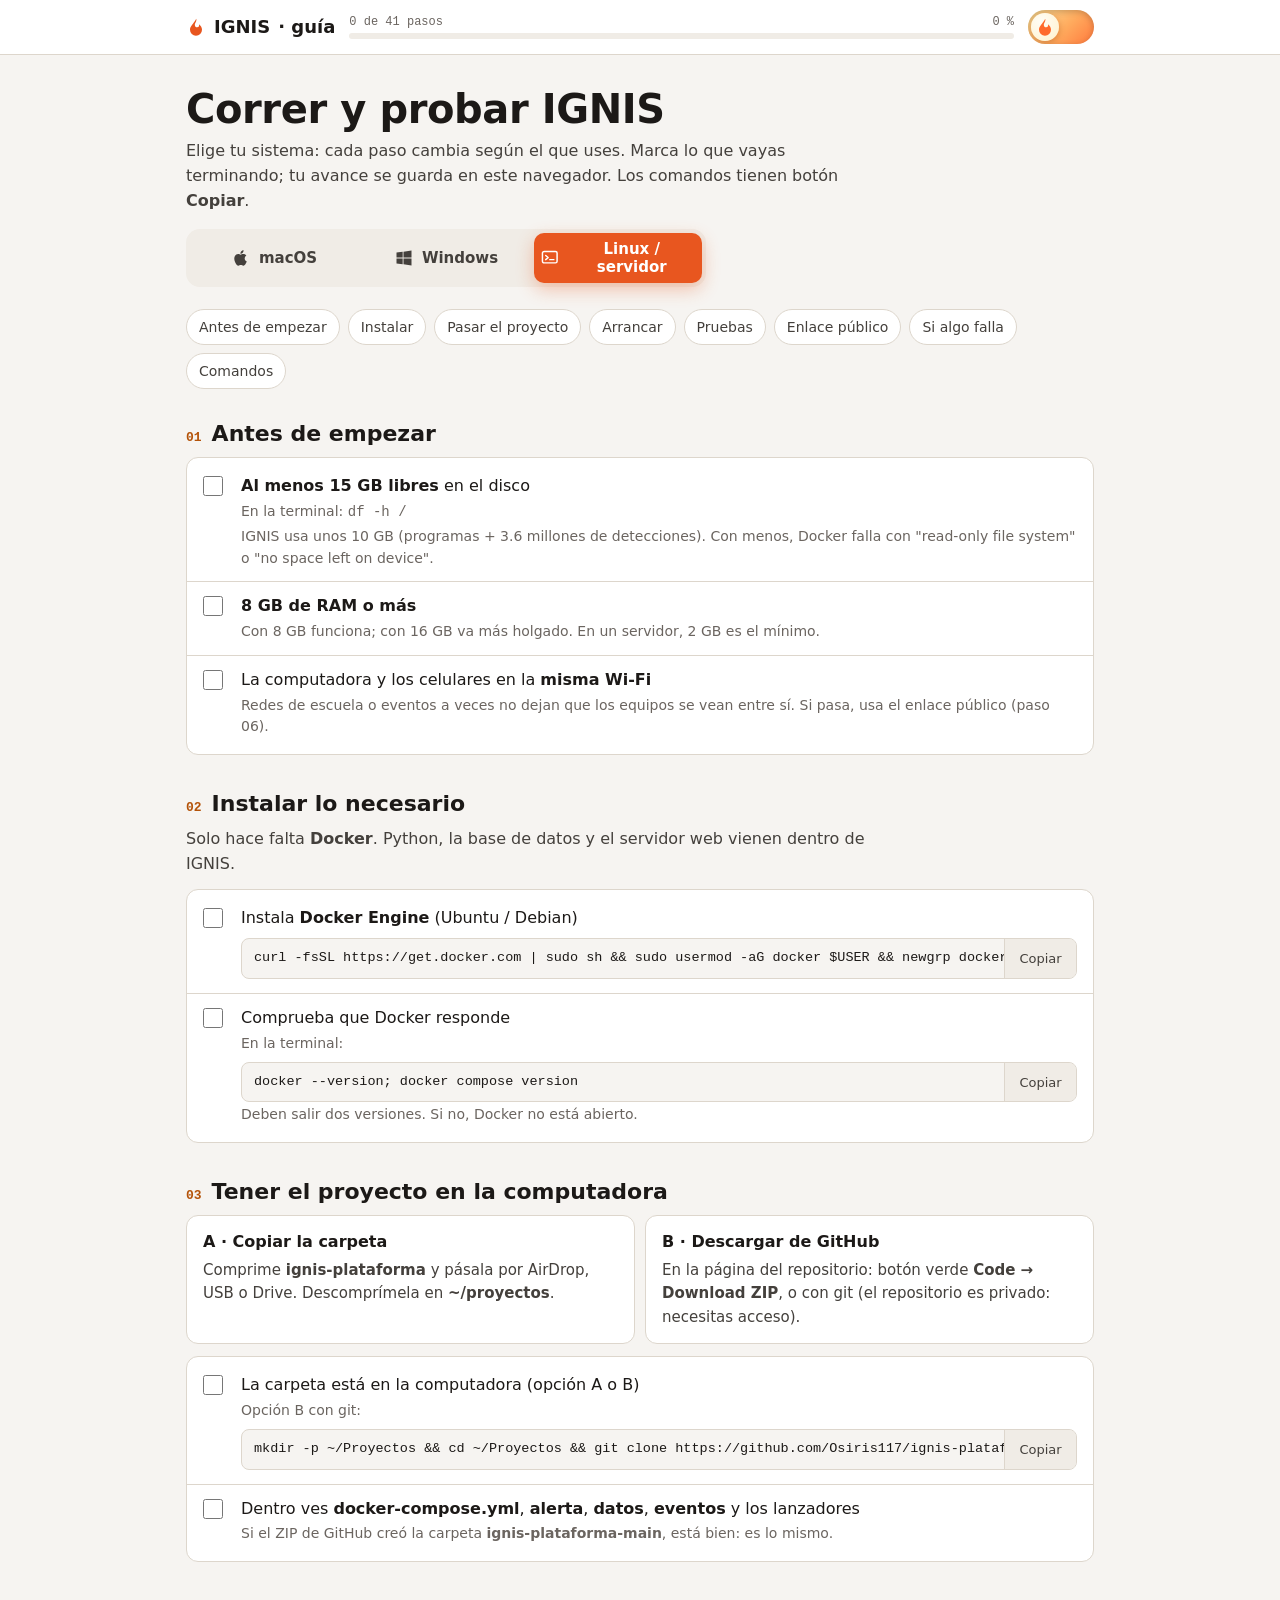
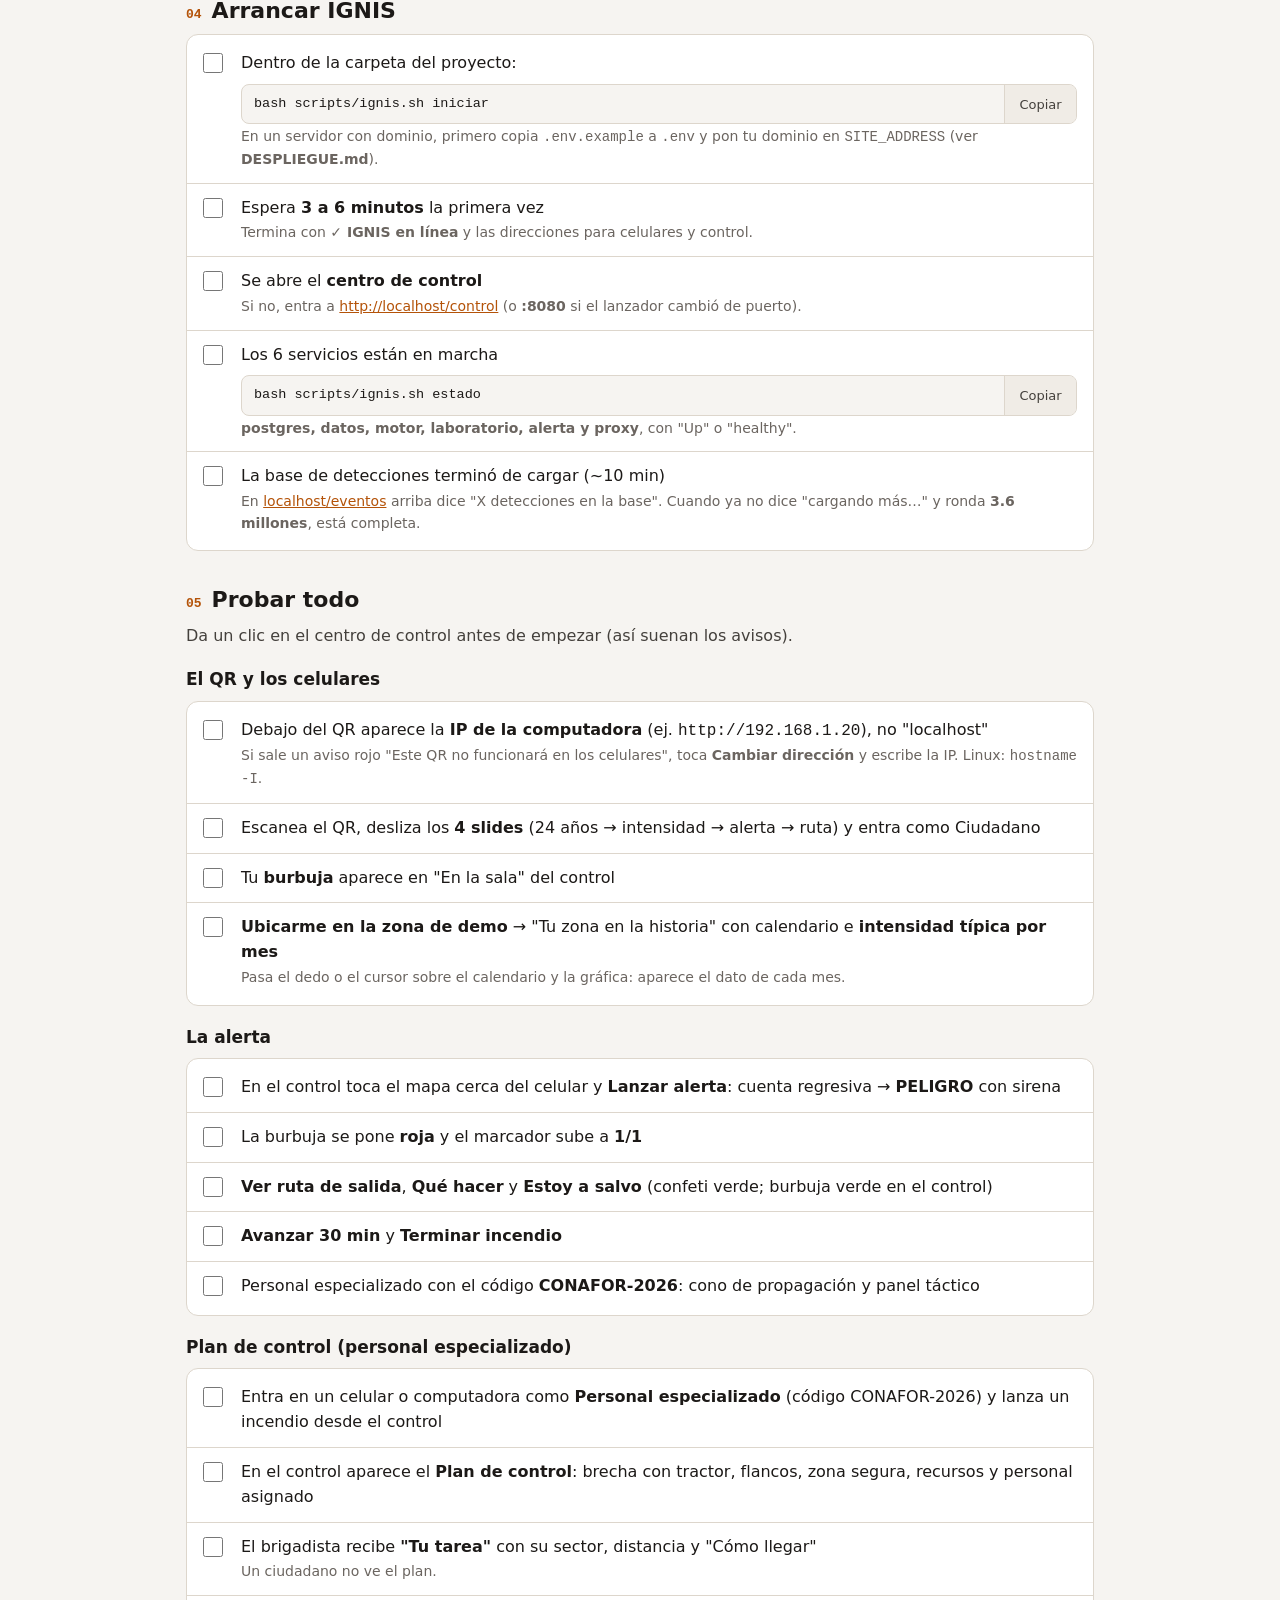
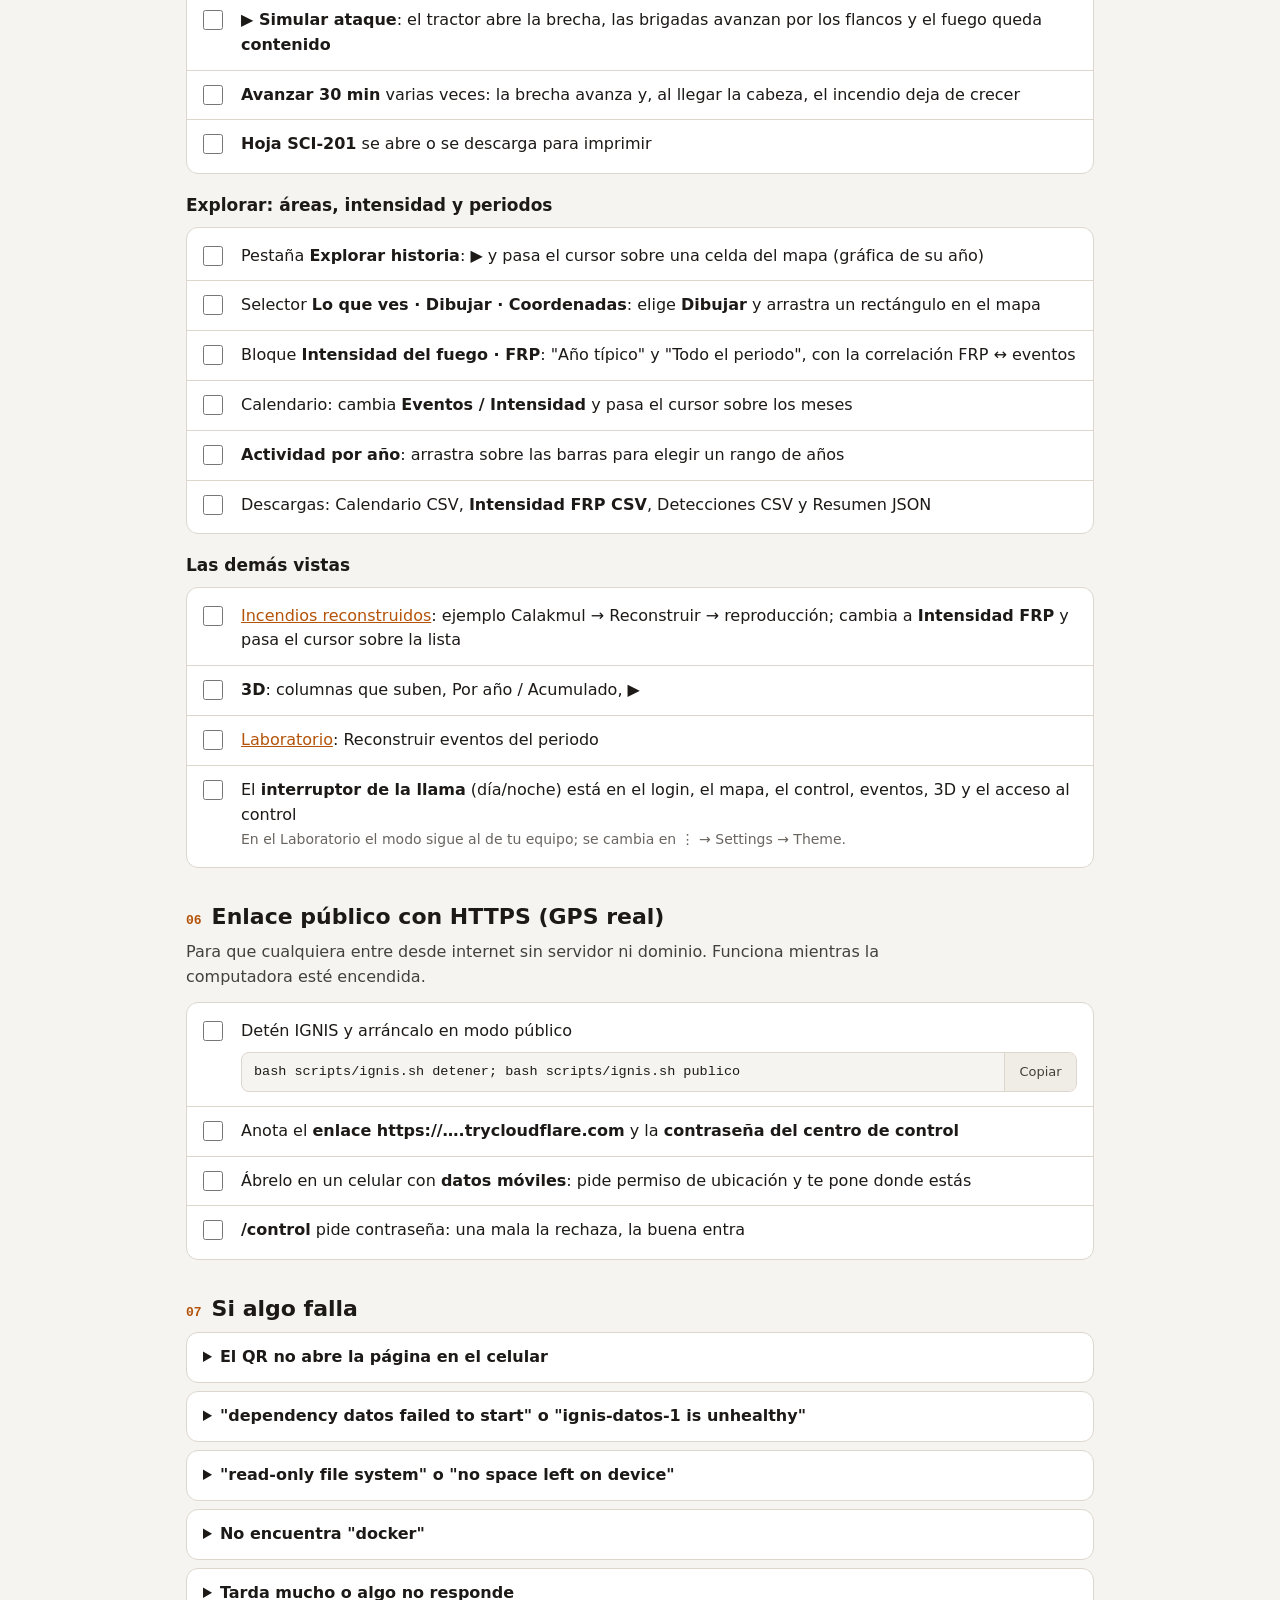
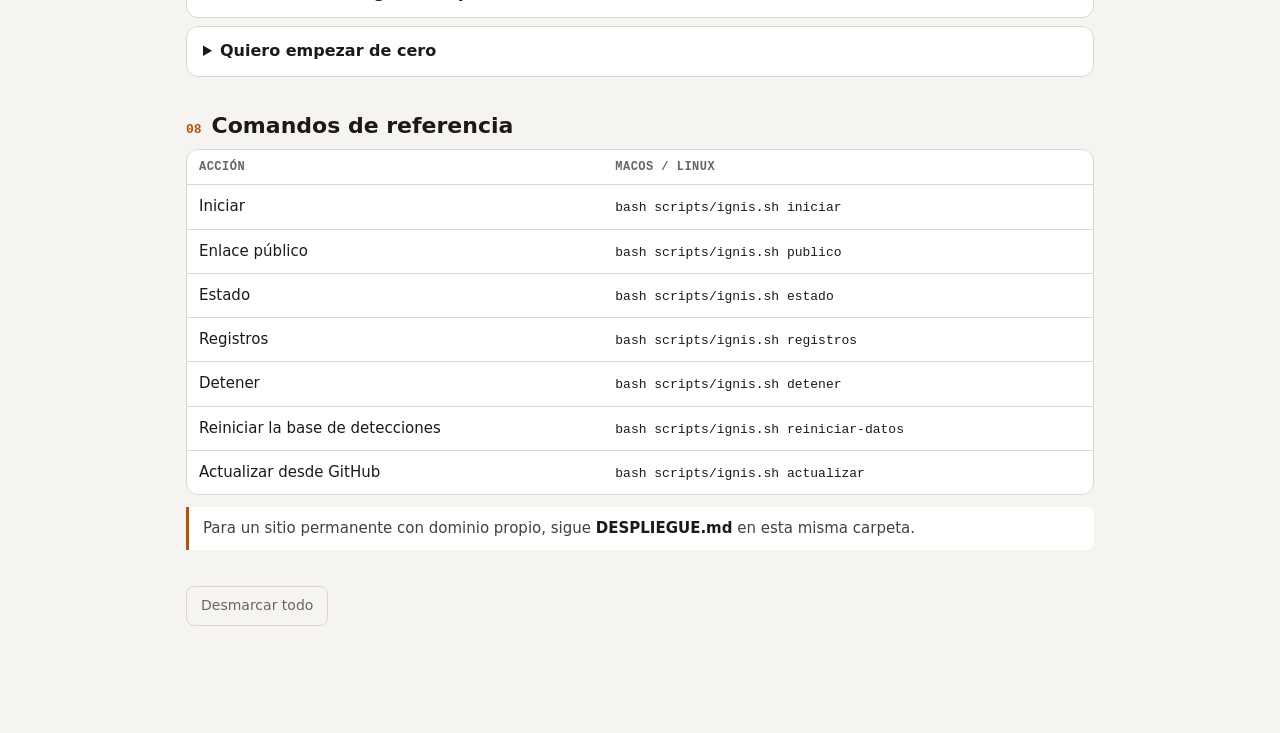
<file: GUIA-IGNIS.html>
<!doctype html>
<html lang="es">
<head>
<meta charset="utf-8">
<meta name="viewport" content="width=device-width,initial-scale=1">
<title>Guía IGNIS</title>
<style>
  :root {
    --fondo: #0c0a09; --sup: #1c1917; --sup2: #292524; --borde: #3a3633;
    --tinta: #fafaf9; --tinta2: #d6d3d1; --tenue: #a8a29e;
    --brasa: #e8561f; --brasa2: #ffb020; --verde: #22c55e; --rojo: #ff5a4a;
    --mono: ui-monospace, "SF Mono", Menlo, Consolas, monospace;
    --sans: -apple-system, BlinkMacSystemFont, "Segoe UI", Roboto, system-ui, sans-serif;
  }
  :root[data-theme="light"] { --fondo: #f6f4f1; --sup: #ffffff; --sup2: #f0ece6; --borde: #ddd6cc; --tinta: #1c1917; --tinta2: #44403c; --tenue: #6b6560; --brasa2: #b45309; --verde: #15803d; --rojo: #c2410c; }
  * { box-sizing: border-box; }
  html, body { transition: background .4s, color .4s; }
  body { margin: 0; background: var(--fondo); color: var(--tinta); font: 16px/1.55 var(--sans); }
  .barra { position: sticky; top: 0; z-index: 5; background: var(--sup); border-bottom: 1px solid var(--borde); }
  .barra-in { max-width: 940px; margin: 0 auto; padding: 10px 16px; display: flex; align-items: center; gap: 14px; }
  .marca { display: flex; align-items: center; gap: 8px; font-weight: 700; font-size: 18px; white-space: nowrap; }
  .marca svg { width: 20px; height: 20px; color: var(--brasa); }
  .progreso { flex: 1; min-width: 0; }
  .progreso-txt { font: 12px var(--mono); color: var(--tenue); display: flex; justify-content: space-between; gap: 8px; }
  .pista { height: 6px; border-radius: 3px; background: var(--sup2); overflow: hidden; margin-top: 4px; }
  .pista i { display: block; height: 100%; width: 0; background: var(--brasa); transition: width .4s ease; }

  /* interruptor día/noche de IGNIS */
  .fire-switch { display: inline-block; cursor: pointer; line-height: 0; flex: none; }
  .fire-switch input { position: absolute; opacity: 0; pointer-events: none; }
  .fs-pista { position: relative; display: block; width: 66px; height: 34px; border-radius: 999px; overflow: hidden; background: linear-gradient(135deg, #ffe39a, #ffab5e 55%, #ff7a3d); box-shadow: inset 0 2px 6px #0003, 0 0 0 1px #ffffff55; transition: background .6s; }
  .fs-perilla { position: absolute; top: 3px; left: 3px; width: 28px; height: 28px; border-radius: 50%; display: grid; place-items: center; background: radial-gradient(circle at 35% 30%, #fffdf5, #fff1cc); box-shadow: 0 2px 6px #9a3b0b66; transition: transform .55s cubic-bezier(.34,1.56,.64,1), background .6s; }
  .fs-perilla svg { width: 20px; height: 20px; color: #ff6a2b; }
  .fire-switch input:checked + .fs-pista { background: linear-gradient(135deg, #0f0a1f, #2a0e0a 60%, #4a1206); box-shadow: inset 0 2px 8px #000a, 0 0 0 1px #ff6a2b44; }
  .fire-switch input:checked + .fs-pista .fs-perilla { transform: translateX(32px); background: radial-gradient(circle at 40% 35%, #5a1a08, #250904); }
  .fire-switch input:checked + .fs-pista .fs-perilla svg { color: #ffb020; }
  .fire-switch:focus-within .fs-pista { outline: 2px solid var(--brasa2); outline-offset: 2px; }

  main { max-width: 940px; margin: 0 auto; padding: 24px 16px 80px; }
  h1 { font-size: clamp(28px, 5vw, 40px); line-height: 1.1; margin: 8px 0 8px; letter-spacing: -.01em; }
  .intro { color: var(--tinta2); max-width: 66ch; margin: 0 0 16px; }

  /* selector de sistema */
  .sistema { position: relative; display: grid; grid-template-columns: repeat(3, 1fr); gap: 4px; padding: 4px; border-radius: 14px; background: var(--sup2); max-width: 520px; margin: 0 0 22px; isolation: isolate; }
  .sistema::before { content: ''; position: absolute; z-index: -1; top: 4px; bottom: 4px; left: 4px; width: calc((100% - 16px) / 3); border-radius: 10px; background: var(--brasa); box-shadow: 0 6px 18px #e8561f55; transition: transform .45s cubic-bezier(.34,1.4,.64,1); }
  .sistema:has(button[data-os="win"].sel)::before { transform: translateX(calc(100% + 4px)); }
  .sistema:has(button[data-os="linux"].sel)::before { transform: translateX(calc(200% + 8px)); }
  .sistema button { min-height: 50px; border: 0; border-radius: 10px; background: none; color: var(--tinta2); font: 600 15px var(--sans); cursor: pointer; display: flex; align-items: center; justify-content: center; gap: 8px; transition: color .25s; }
  .sistema button.sel { color: #fff; }
  .sistema svg { width: 20px; height: 20px; }
  body.os-mac [data-os]:not(button):not([data-os~="mac"]), body.os-win [data-os]:not(button):not([data-os~="win"]),
  body.os-linux [data-os]:not(button):not([data-os~="linux"]) { display: none !important; }

  .indice { display: flex; flex-wrap: wrap; gap: 8px; margin: 0 0 28px; padding: 0; list-style: none; }
  .indice a { display: inline-flex; align-items: center; gap: 6px; min-height: 36px; padding: 0 12px; border-radius: 999px; border: 1px solid var(--borde); background: var(--sup); color: var(--tinta2); text-decoration: none; font-size: 14px; }
  .indice a:hover { border-color: var(--brasa); color: var(--tinta); }
  .indice a.listo::after { content: "✓"; color: var(--verde); font-weight: 700; }
  section { margin: 0 0 32px; scroll-margin-top: 80px; }
  h2 { display: flex; align-items: baseline; gap: 10px; font-size: 22px; margin: 0 0 6px; }
  h2 .n { font: 600 13px var(--mono); color: var(--brasa2); }
  h3 { margin: 18px 0 8px; font-size: 17px; }
  .desc { color: var(--tinta2); margin: 0 0 12px; max-width: 70ch; }
  .tarjeta { background: var(--sup); border: 1px solid var(--borde); border-radius: 12px; padding: 4px 0; }
  .item { display: grid; grid-template-columns: 28px 1fr; gap: 10px; padding: 12px 16px; border-top: 1px solid var(--borde); }
  .tarjeta > .item:first-child, .tarjeta > .item.primero { border-top: 0; }
  .item input { width: 20px; height: 20px; margin: 2px 0 0; accent-color: var(--verde); cursor: pointer; }
  .item label { cursor: pointer; min-width: 0; }
  .item label b { font-weight: 600; }
  .item.hecho label > span:first-child { color: var(--tenue); text-decoration: line-through; text-decoration-color: var(--borde); }
  .item small { display: block; color: var(--tenue); font-size: 14px; margin-top: 2px; }
  .cmd { display: flex; align-items: stretch; margin: 8px 0 2px; border: 1px solid var(--borde); border-radius: 8px; overflow: hidden; background: var(--fondo); }
  .cmd code { flex: 1; min-width: 0; padding: 9px 12px; font: 13.5px/1.5 var(--mono); color: var(--tinta); overflow-x: auto; white-space: pre; }
  .cmd button { flex: none; border: 0; border-left: 1px solid var(--borde); background: var(--sup2); color: var(--tinta2); padding: 0 12px; cursor: pointer; font: 13px var(--sans); min-width: 72px; }
  .cmd button:hover { color: var(--tinta); } .cmd button.ok { color: var(--verde); }
  .nota { border-left: 3px solid var(--brasa2); background: var(--sup); padding: 10px 14px; border-radius: 0 8px 8px 0; color: var(--tinta2); margin: 12px 0; font-size: 15px; }
  .nota b { color: var(--tinta); }
  a { color: var(--brasa2); }
  kbd { font: 12.5px var(--mono); padding: 1px 6px; border: 1px solid var(--borde); border-bottom-width: 2px; border-radius: 4px; background: var(--sup2); }
  table { width: 100%; border-collapse: collapse; font-size: 15px; }
  th, td { text-align: left; padding: 10px 12px; border-top: 1px solid var(--borde); vertical-align: top; }
  td code { word-break: break-all; font: 13px var(--mono); }
  th { font: 600 12px var(--mono); color: var(--tenue); text-transform: uppercase; letter-spacing: .04em; border-top: 0; }
  .tabla { background: var(--sup); border: 1px solid var(--borde); border-radius: 12px; overflow-x: auto; }
  details { background: var(--sup); border: 1px solid var(--borde); border-radius: 12px; margin: 0 0 8px; }
  summary { cursor: pointer; padding: 12px 16px; font-weight: 600; }
  details > div { padding: 0 16px 14px; color: var(--tinta2); }
  .opciones { display: grid; grid-template-columns: repeat(auto-fit, minmax(240px, 1fr)); gap: 10px; margin: 0 0 12px; }
  .opcion { background: var(--sup); border: 1px solid var(--borde); border-radius: 12px; padding: 14px 16px; }
  .opcion > b { display: block; margin-bottom: 4px; }
  .opcion p { margin: 0; color: var(--tinta2); font-size: 15px; }
  .reiniciar { margin-top: 24px; min-height: 40px; padding: 0 14px; border-radius: 8px; border: 1px solid var(--borde); background: transparent; color: var(--tenue); cursor: pointer; font: inherit; font-size: 14px; }
  :focus-visible { outline: 2px solid var(--brasa2); outline-offset: 2px; }
  @media (max-width: 600px) { .marca span { display: none; } .item { padding: 12px; } .sistema button { font-size: 14px; } }
  @media (prefers-reduced-motion: reduce) { .pista i, .sistema::before, .fs-perilla { transition: none; } }
</style>
</head>
<body class="os-mac">
<div class="barra"><div class="barra-in">
  <div class="marca"><svg viewBox="0 0 24 24" aria-hidden="true"><path fill="currentColor" d="M12.3 2.2c.9 3.2-1.7 4.7-1.7 7.4 0 1.6 1.2 2.8 2.7 2.8 2 0 2.8-1.8 2.3-3.7 2.3 1.9 3.6 4.2 3.6 6.6A7.2 7.2 0 0 1 4.8 15.3c0-4.3 3.9-6.3 7.5-13.1z"/></svg>IGNIS <span>· guía</span></div>
  <div class="progreso" aria-live="polite"><div class="progreso-txt"><span id="p-txt">0 de 0 pasos</span><span id="p-pct">0 %</span></div><div class="pista"><i id="p-barra"></i></div></div>
  <label class="fire-switch" title="Modo día / noche"><input type="checkbox" id="tema" checked aria-label="Modo noche"><span class="fs-pista"><span class="fs-perilla"><svg viewBox="0 0 24 24" aria-hidden="true"><path fill="currentColor" d="M12.3 2.2c.9 3.2-1.7 4.7-1.7 7.4 0 1.6 1.2 2.8 2.7 2.8 2 0 2.8-1.8 2.3-3.7 2.3 1.9 3.6 4.2 3.6 6.6A7.2 7.2 0 0 1 4.8 15.3c0-4.3 3.9-6.3 7.5-13.1z"/></svg></span></span></label>
</div></div>

<main>
  <h1>Correr y probar IGNIS</h1>
  <p class="intro">Elige tu sistema: cada paso cambia según el que uses. Marca lo que vayas terminando; tu avance se guarda en este navegador. Los comandos tienen botón <b>Copiar</b>.</p>
  <div class="sistema" role="tablist" aria-label="Sistema operativo">
    <button type="button" role="tab" data-os="mac"><svg viewBox="0 0 24 24" aria-hidden="true"><path fill="currentColor" d="M16.4 12.7c0-2.4 2-3.5 2-3.6-1.1-1.6-2.8-1.8-3.4-1.8-1.4-.2-2.8.8-3.5.8-.7 0-1.8-.8-3-.8-1.5 0-3 .9-3.8 2.3-1.6 2.8-.4 7 1.2 9.3.8 1.1 1.7 2.4 2.9 2.3 1.2 0 1.6-.7 3-.7s1.8.7 3 .7c1.3 0 2.1-1.1 2.8-2.3.9-1.3 1.3-2.6 1.3-2.6s-2.5-1-2.5-3.6zM14.1 5.6c.6-.8 1.1-1.9 1-3-1 0-2.1.6-2.8 1.4-.6.7-1.1 1.8-1 2.9 1.1.1 2.1-.5 2.8-1.3z"/></svg>macOS</button>
    <button type="button" role="tab" data-os="win"><svg viewBox="0 0 24 24" aria-hidden="true"><path fill="currentColor" d="M3 5.5 10.4 4.5v7H3zM11.4 4.4 21 3v8.5h-9.6zM3 12.5h7.4v7L3 18.5zM11.4 12.5H21V21l-9.6-1.4z"/></svg>Windows</button>
    <button type="button" role="tab" data-os="linux"><svg viewBox="0 0 24 24" aria-hidden="true"><rect x="3" y="4" width="18" height="14" rx="2" fill="none" stroke="currentColor" stroke-width="1.8"/><path d="m7 9 3 2.5L7 14M12 14h5" fill="none" stroke="currentColor" stroke-width="1.8" stroke-linecap="round" stroke-linejoin="round"/></svg>Linux / servidor</button>
  </div>
  <ul class="indice" id="indice"></ul>

  <section id="s1" data-titulo="Antes de empezar">
    <h2><span class="n">01</span>Antes de empezar</h2>
    <div class="tarjeta">
      <div class="item"><input type="checkbox" id="c1-1"><label for="c1-1"><span><b>Al menos 15 GB libres</b> en el disco</span>
        <small data-os="mac">Menú  → Acerca de esta Mac → Más información → Almacenamiento.</small>
        <small data-os="win">Explorador de archivos → Este equipo → mira el espacio libre de la unidad C:.</small>
        <small data-os="linux">En la terminal: <code>df -h /</code></small>
        <small>IGNIS usa unos 10 GB (programas + 3.6 millones de detecciones). Con menos, Docker falla con "read-only file system" o "no space left on device".</small></label></div>
      <div class="item"><input type="checkbox" id="c1-2"><label for="c1-2"><span><b>8 GB de RAM o más</b></span><small>Con 8 GB funciona; con 16 GB va más holgado. En un servidor, 2 GB es el mínimo.</small></label></div>
      <div class="item"><input type="checkbox" id="c1-3"><label for="c1-3"><span>La computadora y los celulares en la <b>misma Wi-Fi</b></span><small>Redes de escuela o eventos a veces no dejan que los equipos se vean entre sí. Si pasa, usa el enlace público (paso 06).</small></label></div>
      <div class="item" data-os="mac"><input type="checkbox" id="c1-4m"><label for="c1-4m"><span>La carpeta del proyecto <b>fuera del Escritorio y de Documentos</b> si usas iCloud</span><small>iCloud "libera" archivos cuando falta espacio y Docker ya no puede leerlos. Usa la carpeta <b>Proyectos</b> dentro de tu usuario.</small></label></div>
      <div class="item" data-os="win"><input type="checkbox" id="c1-4w"><label for="c1-4w"><span>La carpeta del proyecto <b>fuera de OneDrive</b></span><small>Usa por ejemplo <code>C:\Proyectos\ignis-plataforma</code>. OneDrive puede dejar archivos "solo en la nube" y Docker no los ve.</small></label></div>
      <div class="item" data-os="win"><input type="checkbox" id="c1-5w"><label for="c1-5w"><span><b>Windows 10 (22H2) o Windows 11</b>, 64 bits</span><small>Docker Desktop usa WSL 2; el instalador lo activa solo y puede pedir reiniciar.</small></label></div>
    </div>
  </section>

  <section id="s2" data-titulo="Instalar">
    <h2><span class="n">02</span>Instalar lo necesario</h2>
    <p class="desc">Solo hace falta <b>Docker</b>. Python, la base de datos y el servidor web vienen dentro de IGNIS.</p>
    <div class="tarjeta">
      <div class="item" data-os="mac"><input type="checkbox" id="c2-1m"><label for="c2-1m"><span>Descarga <b>Docker Desktop para Mac</b> e instálalo</span><small><a href="https://www.docker.com/products/docker-desktop/" target="_blank" rel="noopener">docker.com/products/docker-desktop</a>. Elige <b>Apple Silicon</b> (M1–M4) o <b>Intel</b> (Menú  → Acerca de esta Mac → Chip). Arrastra Docker a <b>Aplicaciones</b> y expulsa el instalador (⏏).</small></label></div>
      <div class="item" data-os="win"><input type="checkbox" id="c2-1w"><label for="c2-1w"><span>Descarga <b>Docker Desktop para Windows</b> e instálalo</span><small><a href="https://www.docker.com/products/docker-desktop/" target="_blank" rel="noopener">docker.com/products/docker-desktop</a> → "Download for Windows – AMD64". Deja marcada la opción <b>Use WSL 2</b>. Reinicia si te lo pide.</small></label></div>
      <div class="item" data-os="linux"><input type="checkbox" id="c2-1l"><label for="c2-1l"><span>Instala <b>Docker Engine</b> (Ubuntu / Debian)</span>
        <div class="cmd"><code>curl -fsSL https://get.docker.com | sudo sh &amp;&amp; sudo usermod -aG docker $USER &amp;&amp; newgrp docker</code><button type="button">Copiar</button></div></label></div>
      <div class="item" data-os="mac win"><input type="checkbox" id="c2-2"><label for="c2-2"><span>Abre Docker Desktop y espera a que diga <b>Engine running</b></span><small>Puedes saltar el inicio de sesión ("Skip").</small></label></div>
      <div class="item" data-os="mac win"><input type="checkbox" id="c2-3"><label for="c2-3"><span>Docker Desktop → <b>Settings → Resources</b>: memoria <b>4 GB o más</b> y disco <b>20 GB o más</b></span><small>"Apply &amp; restart" si cambiaste algo. (En Windows con WSL 2 los recursos los maneja Windows.)</small></label></div>
      <div class="item"><input type="checkbox" id="c2-4"><label for="c2-4"><span>Comprueba que Docker responde</span>
        <small data-os="mac">Abre <b>Terminal</b> (⌘ Espacio → "Terminal") y pega:</small>
        <small data-os="win">Abre <b>PowerShell</b> (tecla Windows → "PowerShell") y pega:</small>
        <small data-os="linux">En la terminal:</small>
        <div class="cmd"><code>docker --version; docker compose version</code><button type="button">Copiar</button></div>
        <small>Deben salir dos versiones. Si no, Docker no está abierto.</small></label></div>
    </div>
  </section>

  <section id="s3" data-titulo="Pasar el proyecto">
    <h2><span class="n">03</span>Tener el proyecto en la computadora</h2>
    <div class="opciones">
      <div class="opcion"><b>A · Copiar la carpeta</b><p>Comprime <b>ignis-plataforma</b> y pásala por AirDrop, USB o Drive. Descomprímela en <b data-os="mac">~/Proyectos</b><b data-os="win">C:\Proyectos</b><b data-os="linux">~/proyectos</b>.</p></div>
      <div class="opcion"><b>B · Descargar de GitHub</b><p>En la página del repositorio: botón verde <b>Code → Download ZIP</b>, o con git (el repositorio es privado: necesitas acceso).</p></div>
    </div>
    <div class="tarjeta">
      <div class="item"><input type="checkbox" id="c3-1"><label for="c3-1"><span>La carpeta está en la computadora (opción A o B)</span><small>Opción B con git:</small>
        <div class="cmd" data-os="mac linux"><code>mkdir -p ~/Proyectos &amp;&amp; cd ~/Proyectos &amp;&amp; git clone https://github.com/Osiris117/ignis-plataforma.git</code><button type="button">Copiar</button></div>
        <div class="cmd" data-os="win"><code>mkdir C:\Proyectos -Force; cd C:\Proyectos; git clone https://github.com/Osiris117/ignis-plataforma.git</code><button type="button">Copiar</button></div>
        <small data-os="win">Si dice que no conoce <b>git</b>, instálalo desde <a href="https://git-scm.com/download/win" target="_blank" rel="noopener">git-scm.com</a> o usa la opción A.</small></label></div>
      <div class="item"><input type="checkbox" id="c3-2"><label for="c3-2"><span>Dentro ves <b>docker-compose.yml</b>, <b>alerta</b>, <b>datos</b>, <b>eventos</b> y los lanzadores</span><small>Si el ZIP de GitHub creó la carpeta <b>ignis-plataforma-main</b>, está bien: es lo mismo.</small></label></div>
    </div>
  </section>

  <section id="s4" data-titulo="Arrancar">
    <h2><span class="n">04</span>Arrancar IGNIS</h2>
    <div class="tarjeta">
      <div class="item" data-os="mac"><input type="checkbox" id="c4-1m"><label for="c4-1m"><span>Arranca desde Terminal</span>
        <small>Escribe <code>cd </code> (con espacio), <b>arrastra la carpeta</b> del proyecto a la ventana de Terminal y presiona Enter. Luego pega:</small>
        <div class="cmd"><code>bash scripts/ignis.sh iniciar</code><button type="button">Copiar</button></div>
        <small>¿Prefieres doble clic en <b>IGNIS-Mac.command</b>? La primera vez macOS lo bloquea ("No se abrió…"): pulsa <b>Listo</b>, ve a <b>Ajustes del Sistema → Privacidad y seguridad</b> y elige <b>Abrir de todos modos</b>. O, una sola vez, dentro de la carpeta:</small>
        <div class="cmd"><code>xattr -dr com.apple.quarantine .</code><button type="button">Copiar</button></div></label></div>
      <div class="item" data-os="win"><input type="checkbox" id="c4-1w"><label for="c4-1w"><span>Doble clic en <b>IGNIS-Windows.bat</b> y elige <b>1</b></span>
        <small>Si aparece "Windows protegió su PC": <b>Más información → Ejecutar de todas formas</b>. O desde PowerShell, dentro de la carpeta:</small>
        <div class="cmd"><code>powershell -ExecutionPolicy Bypass -File .\scripts\ignis.ps1 iniciar</code><button type="button">Copiar</button></div></label></div>
      <div class="item" data-os="linux"><input type="checkbox" id="c4-1l"><label for="c4-1l"><span>Dentro de la carpeta del proyecto:</span>
        <div class="cmd"><code>bash scripts/ignis.sh iniciar</code><button type="button">Copiar</button></div>
        <small>En un servidor con dominio, primero copia <code>.env.example</code> a <code>.env</code> y pon tu dominio en <code>SITE_ADDRESS</code> (ver <b>DESPLIEGUE.md</b>).</small></label></div>
      <div class="item"><input type="checkbox" id="c4-2"><label for="c4-2"><span>Espera <b>3 a 6 minutos</b> la primera vez</span><small>Termina con <b>✓ IGNIS en línea</b> y las direcciones para celulares y control.</small></label></div>
      <div class="item"><input type="checkbox" id="c4-3"><label for="c4-3"><span>Se abre el <b>centro de control</b></span><small>Si no, entra a <a href="http://localhost/control" target="_blank" rel="noopener">http://localhost/control</a> (o <b>:8080</b> si el lanzador cambió de puerto).</small></label></div>
      <div class="item"><input type="checkbox" id="c4-4"><label for="c4-4"><span>Los 6 servicios están en marcha</span>
        <div class="cmd" data-os="mac linux"><code>bash scripts/ignis.sh estado</code><button type="button">Copiar</button></div>
        <div class="cmd" data-os="win"><code>powershell -ExecutionPolicy Bypass -File .\scripts\ignis.ps1 estado</code><button type="button">Copiar</button></div>
        <small><b>postgres, datos, motor, laboratorio, alerta y proxy</b>, con "Up" o "healthy".</small></label></div>
      <div class="item"><input type="checkbox" id="c4-5"><label for="c4-5"><span>La base de detecciones terminó de cargar (~10 min)</span><small>En <a href="http://localhost/eventos" target="_blank" rel="noopener">localhost/eventos</a> arriba dice "X detecciones en la base". Cuando ya no dice "cargando más…" y ronda <b>3.6 millones</b>, está completa.</small></label></div>
    </div>
  </section>

  <section id="s5" data-titulo="Pruebas">
    <h2><span class="n">05</span>Probar todo</h2>
    <p class="desc">Da un clic en el centro de control antes de empezar (así suenan los avisos).</p>
    <h3>El QR y los celulares</h3>
    <div class="tarjeta">
      <div class="item"><input type="checkbox" id="c5-1"><label for="c5-1"><span>Debajo del QR aparece la <b>IP de la computadora</b> (ej. <code>http://192.168.1.20</code>), no "localhost"</span><small>Si sale un aviso rojo "Este QR no funcionará en los celulares", toca <b>Cambiar dirección</b> y escribe la IP. <span data-os="mac">Mac: Ajustes → Wi-Fi → Detalles → Dirección IP.</span><span data-os="win">Windows: en PowerShell escribe <code>ipconfig</code> y busca "Dirección IPv4" de tu Wi-Fi.</span><span data-os="linux">Linux: <code>hostname -I</code>.</span></small></label></div>
      <div class="item"><input type="checkbox" id="c5-2"><label for="c5-2"><span>Escanea el QR, desliza los <b>4 slides</b> (24 años → intensidad → alerta → ruta) y entra como Ciudadano</span></label></div>
      <div class="item"><input type="checkbox" id="c5-3"><label for="c5-3"><span>Tu <b>burbuja</b> aparece en "En la sala" del control</span></label></div>
      <div class="item"><input type="checkbox" id="c5-4"><label for="c5-4"><span><b>Ubicarme en la zona de demo</b> → "Tu zona en la historia" con calendario e <b>intensidad típica por mes</b></span><small>Pasa el dedo o el cursor sobre el calendario y la gráfica: aparece el dato de cada mes.</small></label></div>
    </div>
    <h3>La alerta</h3>
    <div class="tarjeta">
      <div class="item"><input type="checkbox" id="c5-5"><label for="c5-5"><span>En el control toca el mapa cerca del celular y <b>Lanzar alerta</b>: cuenta regresiva → <b>PELIGRO</b> con sirena</span></label></div>
      <div class="item"><input type="checkbox" id="c5-6"><label for="c5-6"><span>La burbuja se pone <b>roja</b> y el marcador sube a <b>1/1</b></span></label></div>
      <div class="item"><input type="checkbox" id="c5-7"><label for="c5-7"><span><b>Ver ruta de salida</b>, <b>Qué hacer</b> y <b>Estoy a salvo</b> (confeti verde; burbuja verde en el control)</span></label></div>
      <div class="item"><input type="checkbox" id="c5-8"><label for="c5-8"><span><b>Avanzar 30 min</b> y <b>Terminar incendio</b></span></label></div>
      <div class="item"><input type="checkbox" id="c5-9"><label for="c5-9"><span>Personal especializado con el código <b>CONAFOR-2026</b>: cono de propagación y panel táctico</span></label></div>
    </div>
    <h3>Plan de control (personal especializado)</h3>
    <div class="tarjeta">
      <div class="item"><input type="checkbox" id="c5-p1"><label for="c5-p1"><span>Entra en un celular o computadora como <b>Personal especializado</b> (código CONAFOR-2026) y lanza un incendio desde el control</span></label></div>
      <div class="item"><input type="checkbox" id="c5-p2"><label for="c5-p2"><span>En el control aparece el <b>Plan de control</b>: brecha con tractor, flancos, zona segura, recursos y personal asignado</span></label></div>
      <div class="item"><input type="checkbox" id="c5-p3"><label for="c5-p3"><span>El brigadista recibe <b>"Tu tarea"</b> con su sector, distancia y "Cómo llegar"</span><small>Un ciudadano no ve el plan.</small></label></div>
      <div class="item"><input type="checkbox" id="c5-p4"><label for="c5-p4"><span><b>▶ Simular ataque</b>: el tractor abre la brecha, las brigadas avanzan por los flancos y el fuego queda <b>contenido</b></span></label></div>
      <div class="item"><input type="checkbox" id="c5-p5"><label for="c5-p5"><span><b>Avanzar 30 min</b> varias veces: la brecha avanza y, al llegar la cabeza, el incendio deja de crecer</span></label></div>
      <div class="item"><input type="checkbox" id="c5-p6"><label for="c5-p6"><span><b>Hoja SCI-201</b> se abre o se descarga para imprimir</span></label></div>
    </div>
    <h3>Explorar: áreas, intensidad y periodos</h3>
    <div class="tarjeta">
      <div class="item"><input type="checkbox" id="c5-10"><label for="c5-10"><span>Pestaña <b>Explorar historia</b>: ▶ y pasa el cursor sobre una celda del mapa (gráfica de su año)</span></label></div>
      <div class="item"><input type="checkbox" id="c5-11"><label for="c5-11"><span>Selector <b>Lo que ves · Dibujar · Coordenadas</b>: elige <b>Dibujar</b> y arrastra un rectángulo en el mapa</span></label></div>
      <div class="item"><input type="checkbox" id="c5-12"><label for="c5-12"><span>Bloque <b>Intensidad del fuego · FRP</b>: "Año típico" y "Todo el periodo", con la correlación FRP ↔ eventos</span></label></div>
      <div class="item"><input type="checkbox" id="c5-13"><label for="c5-13"><span>Calendario: cambia <b>Eventos / Intensidad</b> y pasa el cursor sobre los meses</span></label></div>
      <div class="item"><input type="checkbox" id="c5-14"><label for="c5-14"><span><b>Actividad por año</b>: arrastra sobre las barras para elegir un rango de años</span></label></div>
      <div class="item"><input type="checkbox" id="c5-15"><label for="c5-15"><span>Descargas: Calendario CSV, <b>Intensidad FRP CSV</b>, Detecciones CSV y Resumen JSON</span></label></div>
    </div>
    <h3>Las demás vistas</h3>
    <div class="tarjeta">
      <div class="item"><input type="checkbox" id="c5-16"><label for="c5-16"><span><a href="http://localhost/eventos" target="_blank" rel="noopener">Incendios reconstruidos</a>: ejemplo Calakmul → Reconstruir → reproducción; cambia a <b>Intensidad FRP</b> y pasa el cursor sobre la lista</span></label></div>
      <div class="item"><input type="checkbox" id="c5-17"><label for="c5-17"><span><b>3D</b>: columnas que suben, Por año / Acumulado, ▶</span></label></div>
      <div class="item"><input type="checkbox" id="c5-18"><label for="c5-18"><span><a href="http://localhost/laboratorio/" target="_blank" rel="noopener">Laboratorio</a>: Reconstruir eventos del periodo</span></label></div>
      <div class="item"><input type="checkbox" id="c5-19"><label for="c5-19"><span>El <b>interruptor de la llama</b> (día/noche) está en el login, el mapa, el control, eventos, 3D y el acceso al control</span><small>En el Laboratorio el modo sigue al de tu equipo; se cambia en ⋮ → Settings → Theme.</small></label></div>
    </div>
  </section>

  <section id="s6" data-titulo="Enlace público">
    <h2><span class="n">06</span>Enlace público con HTTPS (GPS real)</h2>
    <p class="desc">Para que cualquiera entre desde internet sin servidor ni dominio. Funciona mientras la computadora esté encendida.</p>
    <div class="tarjeta">
      <div class="item" data-os="mac linux"><input type="checkbox" id="c6-1m"><label for="c6-1m"><span>Detén IGNIS y arráncalo en modo público</span>
        <div class="cmd"><code>bash scripts/ignis.sh detener; bash scripts/ignis.sh publico</code><button type="button">Copiar</button></div></label></div>
      <div class="item" data-os="win"><input type="checkbox" id="c6-1w"><label for="c6-1w"><span>Doble clic en <b>Detener-IGNIS-Windows.bat</b>, luego <b>IGNIS-Windows.bat</b> y elige <b>2</b></span></label></div>
      <div class="item"><input type="checkbox" id="c6-2"><label for="c6-2"><span>Anota el <b>enlace https://….trycloudflare.com</b> y la <b>contraseña del centro de control</b></span></label></div>
      <div class="item"><input type="checkbox" id="c6-3"><label for="c6-3"><span>Ábrelo en un celular con <b>datos móviles</b>: pide permiso de ubicación y te pone donde estás</span></label></div>
      <div class="item"><input type="checkbox" id="c6-4"><label for="c6-4"><span><b>/control</b> pide contraseña: una mala la rechaza, la buena entra</span></label></div>
    </div>
  </section>

  <section id="s7" data-titulo="Si algo falla">
    <h2><span class="n">07</span>Si algo falla</h2>
    <details><summary>El QR no abre la página en el celular</summary><div>
      <p>1) Revisa que la dirección bajo el QR sea la IP de la computadora (no localhost ni 172.x). Si no, <b>Cambiar dirección</b>. 2) Mismo Wi-Fi en ambos. 3) <span data-os="mac">Si macOS pregunta por conexiones entrantes de Docker, elige Permitir.</span><span data-os="win">Permite <b>Docker Desktop Backend</b> en el Firewall de Windows (redes privadas).</span><span data-os="linux">Abre el puerto 80 en el firewall (<code>sudo ufw allow 80</code>).</span> 4) Si la red de la escuela bloquea, usa el enlace público (paso 06).</p></div></details>
    <details><summary>"dependency datos failed to start" o "ignis-datos-1 is unhealthy"</summary><div>
      <p>Pasa si descargaste el proyecto otra vez: la carpeta nueva crea otra contraseña y la base de datos vieja de Docker no la acepta. Reinicia solo la base (se vuelve a cargar sola desde los CSV en ~10 min) y arranca de nuevo:</p>
      <div class="cmd" data-os="mac linux"><code>bash scripts/ignis.sh reiniciar-datos; bash scripts/ignis.sh iniciar</code><button type="button">Copiar</button></div>
      <div class="cmd" data-os="win"><code>.\scripts\ignis.ps1 reiniciar-datos; .\scripts\ignis.ps1 iniciar</code><button type="button">Copiar</button></div>
      <p>Las versiones nuevas del lanzador ya lo detectan y lo arreglan solas.</p></div></details>
    <details><summary>"read-only file system" o "no space left on device"</summary><div>
      <p>El disco está casi lleno. Libera al menos 15 GB, cierra y abre Docker y arranca de nuevo. Si sigue: Docker Desktop → Troubleshoot → <b>Clean / Purge data</b> (borra solo lo de Docker).</p></div></details>
    <details><summary>No encuentra "docker"</summary><div><p>Abre Docker Desktop y espera "Engine running". Luego vuelve a abrir el lanzador.</p></div></details>
    <details data-os="mac"><summary>"No se abrió IGNIS-Mac.command"</summary><div><p>macOS bloquea archivos descargados. Usa Terminal (paso 04) o <b>Ajustes del Sistema → Privacidad y seguridad → Abrir de todos modos</b>.</p></div></details>
    <details data-os="win"><summary>"No se puede ejecutar scripts en este sistema"</summary><div><p>Usa el <b>.bat</b> (ya incluye el permiso) o el comando con <code>-ExecutionPolicy Bypass</code> del paso 04.</p></div></details>
    <details><summary>Tarda mucho o algo no responde</summary><div>
      <div class="cmd" data-os="mac linux"><code>bash scripts/ignis.sh registros</code><button type="button">Copiar</button></div>
      <div class="cmd" data-os="win"><code>powershell -ExecutionPolicy Bypass -File .\scripts\ignis.ps1 registros</code><button type="button">Copiar</button></div>
      <p>Busca líneas en rojo. Para salir: <kbd>Ctrl</kbd> <kbd>C</kbd>.</p></div></details>
    <details><summary>Quiero empezar de cero</summary><div><p>Esto borra solo la base de datos de Docker (se vuelve a cargar sola):</p>
      <div class="cmd"><code>docker compose --profile tunel down -v</code><button type="button">Copiar</button></div></div></details>
  </section>

  <section id="s8" data-titulo="Comandos">
    <h2><span class="n">08</span>Comandos de referencia</h2>
    <div class="tabla"><table>
      <tr><th>Acción</th><th data-os="mac linux">macOS / Linux</th><th data-os="win">Windows (PowerShell)</th></tr>
      <tr><td>Iniciar</td><td data-os="mac linux"><code>bash scripts/ignis.sh iniciar</code></td><td data-os="win"><code>.\scripts\ignis.ps1 iniciar</code></td></tr>
      <tr><td>Enlace público</td><td data-os="mac linux"><code>bash scripts/ignis.sh publico</code></td><td data-os="win"><code>.\scripts\ignis.ps1 publico</code></td></tr>
      <tr><td>Estado</td><td data-os="mac linux"><code>bash scripts/ignis.sh estado</code></td><td data-os="win"><code>.\scripts\ignis.ps1 estado</code></td></tr>
      <tr><td>Registros</td><td data-os="mac linux"><code>bash scripts/ignis.sh registros</code></td><td data-os="win"><code>.\scripts\ignis.ps1 registros</code></td></tr>
      <tr><td>Detener</td><td data-os="mac linux"><code>bash scripts/ignis.sh detener</code></td><td data-os="win"><code>.\scripts\ignis.ps1 detener</code></td></tr>
      <tr><td>Reiniciar la base de detecciones</td><td data-os="mac linux"><code>bash scripts/ignis.sh reiniciar-datos</code></td><td data-os="win"><code>.\scripts\ignis.ps1 reiniciar-datos</code></td></tr>
      <tr><td>Actualizar desde GitHub</td><td data-os="mac linux"><code>bash scripts/ignis.sh actualizar</code></td><td data-os="win"><code>.\scripts\ignis.ps1 actualizar</code></td></tr>
    </table></div>
    <p class="nota" data-os="win">En PowerShell, si un <code>.ps1</code> no corre, antepón <code>powershell -ExecutionPolicy Bypass -File</code>.</p>
    <p class="nota">Para un sitio permanente con dominio propio, sigue <b>DESPLIEGUE.md</b> en esta misma carpeta.</p>
    <button class="reiniciar" id="reiniciar" type="button">Desmarcar todo</button>
  </section>
</main>

<script>
(() => {
  const CLAVE = 'ignis-guia-v2';
  let estado = {};
  try { estado = JSON.parse(localStorage.getItem(CLAVE) || '{}'); } catch (e) {}
  const guardar = () => { try { localStorage.setItem(CLAVE, JSON.stringify(estado)); } catch (e) {} };
  const todas = [...document.querySelectorAll('.item input[type=checkbox]')];
  const secciones = [...document.querySelectorAll('section[data-titulo]')];
  const visible = el => el.offsetParent !== null;
  document.getElementById('indice').innerHTML = secciones.map(s => `<li><a href="#${s.id}" data-s="${s.id}">${s.dataset.titulo}</a></li>`).join('');

  function pintar() {
    const cajas = todas.filter(visible), hechos = cajas.filter(c => c.checked).length;
    document.getElementById('p-txt').textContent = `${hechos} de ${cajas.length} pasos`;
    const pct = cajas.length ? Math.round(100 * hechos / cajas.length) : 0;
    document.getElementById('p-pct').textContent = pct + ' %';
    document.getElementById('p-barra').style.width = pct + '%';
    todas.forEach(c => c.closest('.item').classList.toggle('hecho', c.checked));
    secciones.forEach(s => {
      const propias = [...s.querySelectorAll('.item input')].filter(visible);
      const a = document.querySelector(`[data-s="${s.id}"]`);
      if (a) a.classList.toggle('listo', propias.length > 0 && propias.every(c => c.checked));
    });
    document.querySelectorAll('.tarjeta').forEach(t => { const v = [...t.children].filter(visible); t.querySelectorAll('.item').forEach(i => i.classList.toggle('primero', i === v[0])); });
  }
  todas.forEach(c => { c.checked = !!estado[c.id]; c.addEventListener('change', () => { estado[c.id] = c.checked; guardar(); pintar(); }); });

  // sistema operativo: se detecta solo y se recuerda
  function sistema(os) {
    document.body.classList.remove('os-mac', 'os-win', 'os-linux'); document.body.classList.add('os-' + os);
    document.querySelectorAll('.sistema button').forEach(b => { b.classList.toggle('sel', b.dataset.os === os); b.setAttribute('aria-selected', b.dataset.os === os); });
    try { localStorage.setItem('ignis-guia-os', os); } catch (e) {}
    pintar();
  }
  let os = null; try { os = localStorage.getItem('ignis-guia-os'); } catch (e) {}
  if (!os) { const ua = navigator.userAgent; os = /Windows/i.test(ua) ? 'win' : /Mac/i.test(ua) ? 'mac' : /Linux|X11/i.test(ua) ? 'linux' : 'mac'; }
  document.querySelectorAll('.sistema button').forEach(b => b.addEventListener('click', () => sistema(b.dataset.os)));
  sistema(os);

  document.querySelectorAll('.cmd button').forEach(b => b.addEventListener('click', async e => {
    e.preventDefault();
    const texto = b.previousElementSibling.textContent;
    try { await navigator.clipboard.writeText(texto); }
    catch (err) { const r = document.createRange(); r.selectNodeContents(b.previousElementSibling); const s = getSelection(); s.removeAllRanges(); s.addRange(r); document.execCommand('copy'); }
    b.textContent = 'Copiado'; b.classList.add('ok');
    setTimeout(() => { b.textContent = 'Copiar'; b.classList.remove('ok'); }, 1600);
  }));
  document.getElementById('reiniciar').addEventListener('click', () => { estado = {}; guardar(); todas.forEach(c => c.checked = false); pintar(); });

  // día / noche, como en IGNIS
  const raiz = document.documentElement, sw = document.getElementById('tema');
  const tema = noche => { raiz.dataset.theme = noche ? 'dark' : 'light'; sw.checked = noche; try { localStorage.setItem('ignis-tema', noche ? 'dark' : 'light'); } catch (e) {} };
  let t = null; try { t = localStorage.getItem('ignis-tema'); } catch (e) {}
  tema(t ? t === 'dark' : !matchMedia('(prefers-color-scheme: light)').matches);
  sw.addEventListener('change', () => tema(sw.checked));
})();
</script>
</body>
</html>
</file>
